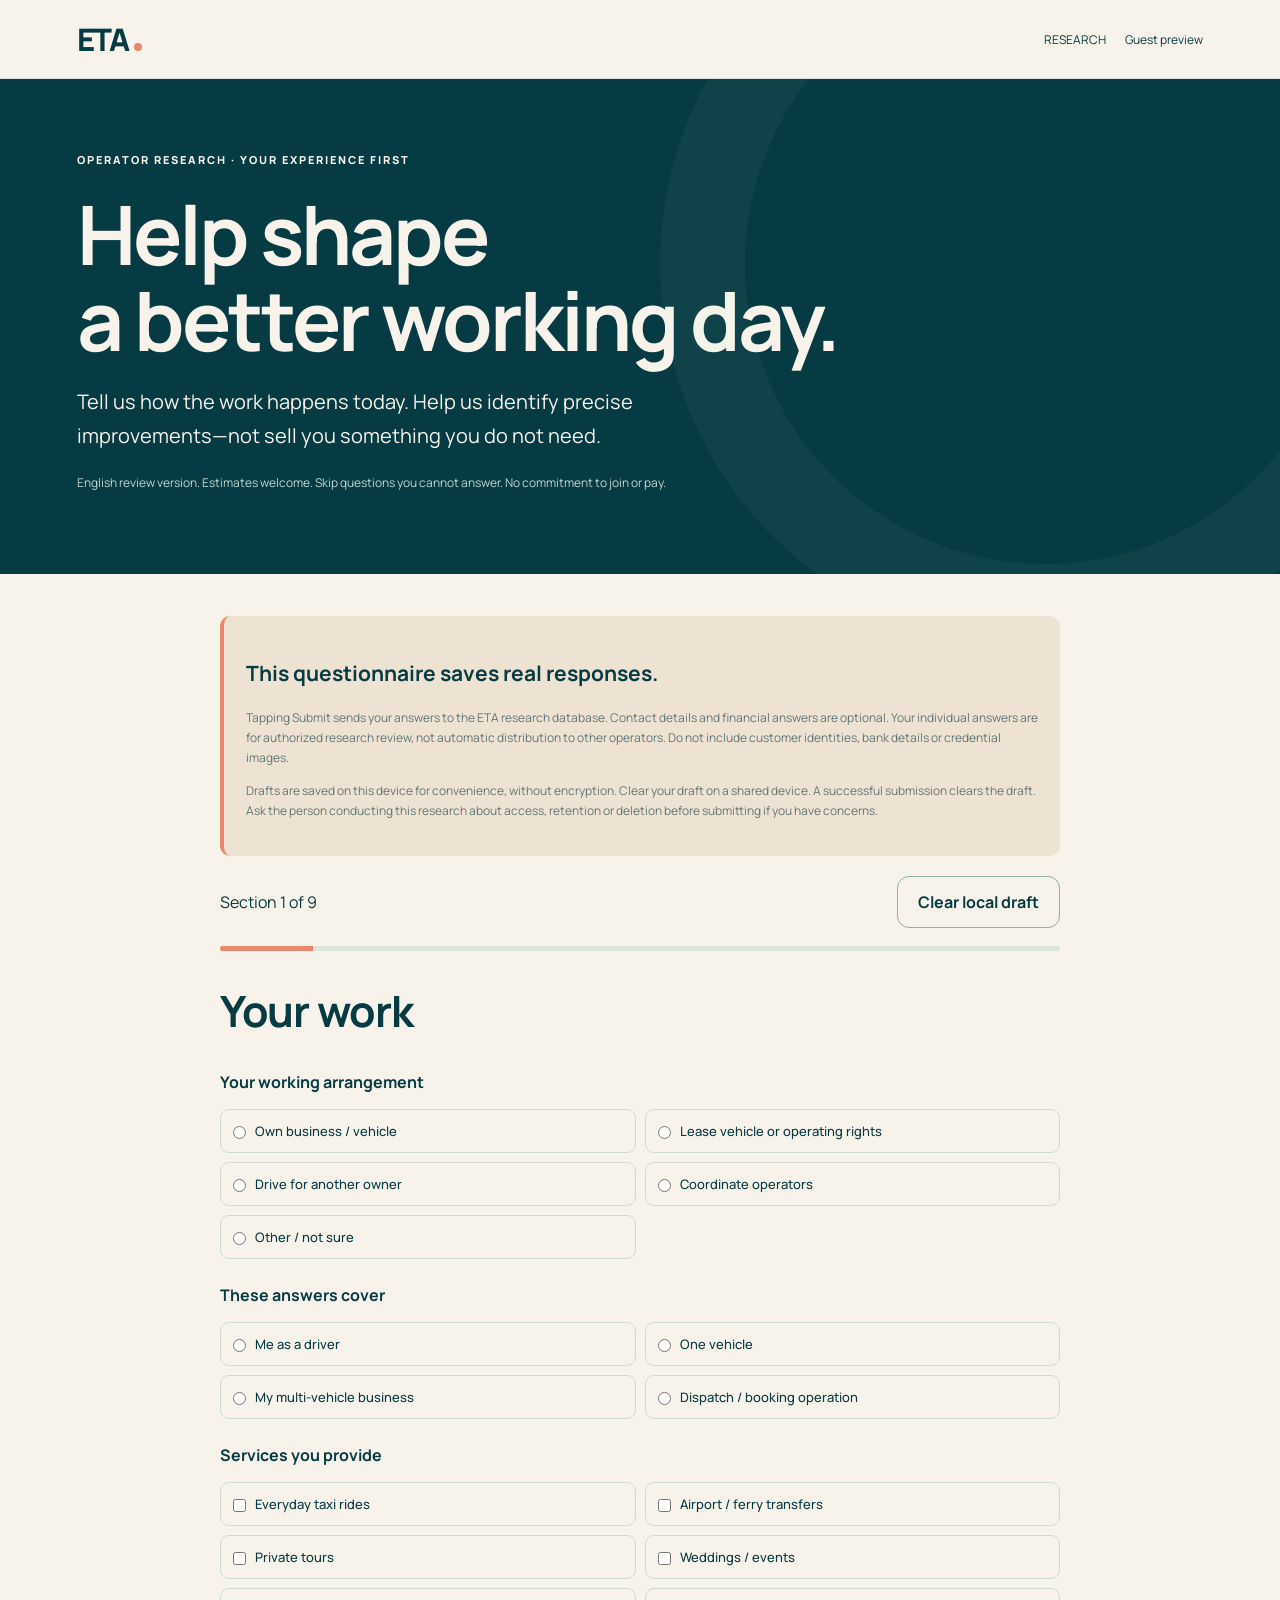
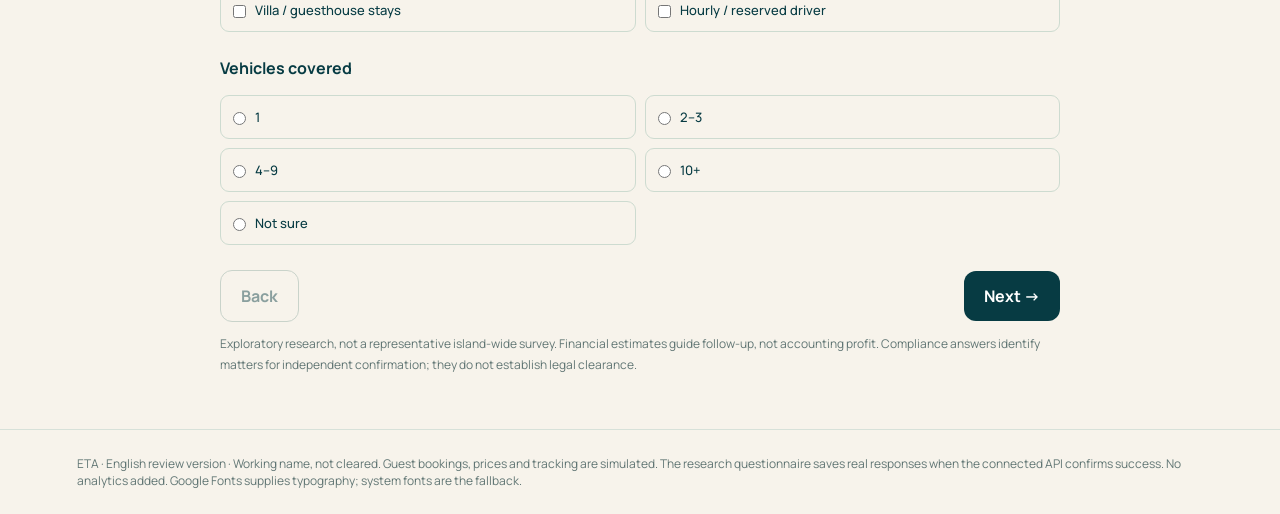
<file: index.html>
<!doctype html><html lang="en"><head><meta charset="utf-8"><meta name="viewport" content="width=device-width,initial-scale=1"><meta name="robots" content="noindex,nofollow"><title>ETA — Operator questionnaire</title><link rel="stylesheet" href="/assets/style.css"></head><body data-page="survey"><header><a class="logo" href="/">ETA<i></i></a><nav><span>RESEARCH</span><a href="/">Guest preview</a></nav></header><main><section class="hero"><div class="wrap"><span class="eyebrow">OPERATOR RESEARCH · YOUR EXPERIENCE FIRST</span><h1>Help shape<br>a better working day.</h1><p class="lead">Tell us how the work happens today. Help us identify precise improvements—not sell you something you do not need.</p><p class="small">English review version. Estimates welcome. Skip questions you cannot answer. No commitment to join or pay.</p></div></section><section class="section"><div class="survey"><div class="note"><h3>This questionnaire saves real responses.</h3><p class="small">Tapping Submit sends your answers to the ETA research database. Contact details and financial answers are optional. Your individual answers are for authorized research review, not automatic distribution to other operators. Do not include customer identities, bank details or credential images.</p><p class="small">Drafts are saved on this device for convenience, without encryption. Clear your draft on a shared device. A successful submission clears the draft. Ask the person conducting this research about access, retention or deletion before submitting if you have concerns.</p></div><div id="testnotice" class="result hidden">TEST MODE: responses are marked as test data and must be excluded from research.</div><div class="row" style="margin-top:20px"><span id="stepLabel"></span><button class="outline" id="clear">Clear local draft</button></div><div class="progress"><span id="progress"></span></div><form id="research"><div id="questions"></div><div class="row" id="controls"><button type="button" class="outline" id="back">Back</button><button type="button" id="next">Next →</button></div></form><div id="surveyresult" class="result hidden" role="status" aria-live="polite"></div><p class="small">Exploratory research, not a representative island-wide survey. Financial estimates guide follow-up, not accounting profit. Compliance answers identify matters for independent confirmation; they do not establish legal clearance.</p></div></section></main><footer class="footer"><div class="wrap">ETA · English review version · Working name, not cleared. Guest bookings, prices and tracking are simulated. The research questionnaire saves real responses when the connected API confirms success. No analytics added. Google Fonts supplies typography; system fonts are the fallback.</div></footer><script src="/assets/app.js" defer></script></body></html>
</file>
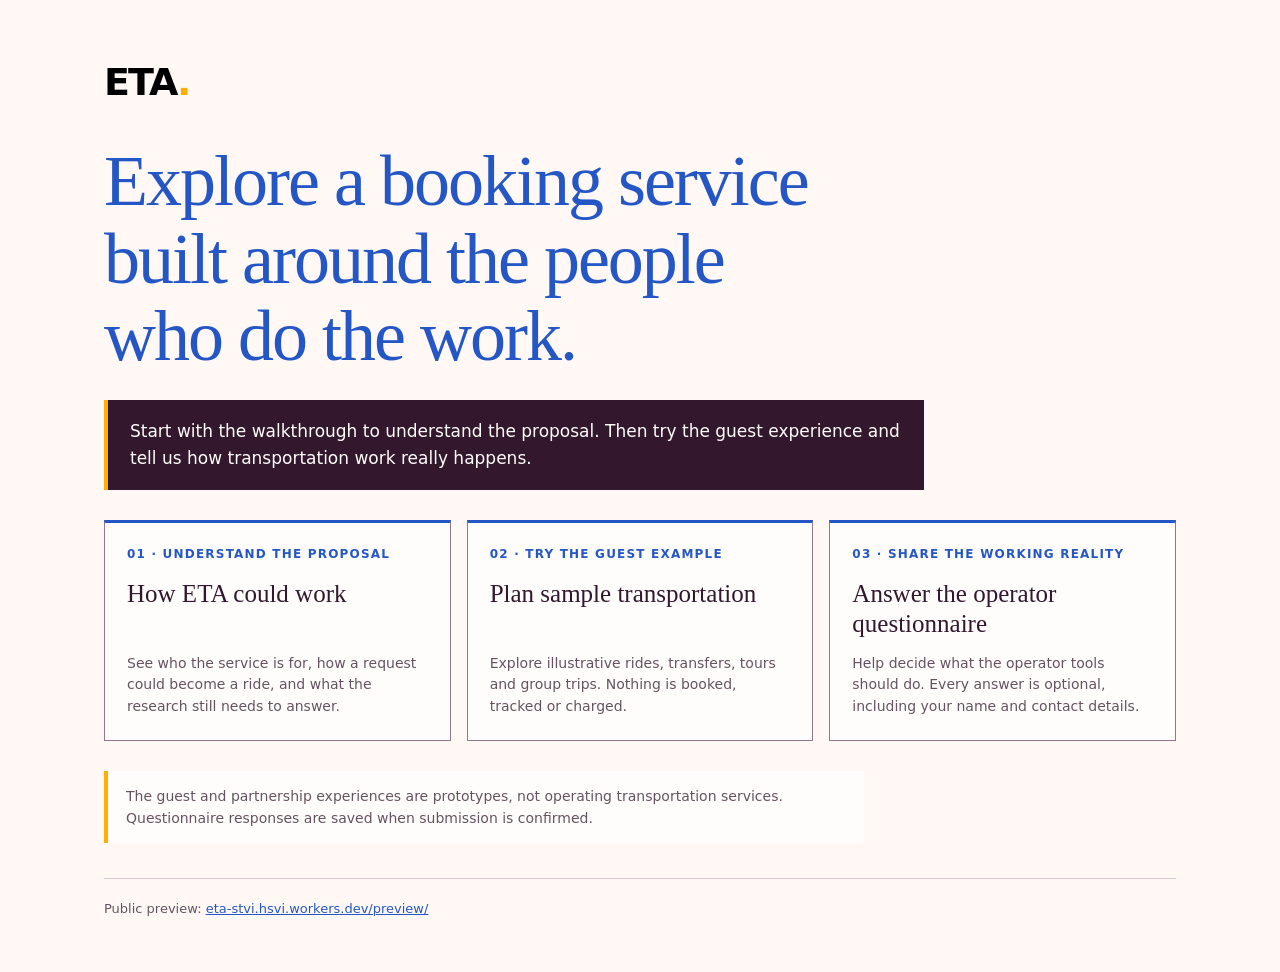
<file: public/preview/index.html>
<!doctype html>
<html lang="en">
<head>
  <meta charset="utf-8">
  <meta http-equiv="Content-Security-Policy" content="default-src 'none'; script-src 'unsafe-inline'; style-src 'unsafe-inline'; img-src data:; connect-src 'none'; form-action 'none'; base-uri 'none'">
  <meta name="viewport" content="width=device-width, initial-scale=1">
  <meta name="robots" content="noindex,nofollow">
  <title>ETA | Explore the prototypes</title>
  <style>
    *{box-sizing:border-box}body{margin:0;background:#fff8f5;color:#32172d;font:17px/1.6 system-ui,sans-serif}main{max-width:1120px;padding:52px 24px;margin:auto}.brand{color:#000;font-size:38px;font-weight:800;letter-spacing:-2px}.brand span{color:#ffb000}h1{color:#2457c5;font:normal clamp(44px,7vw,72px)/1.08 Georgia,serif;letter-spacing:-2px;margin:30px 0 18px;text-wrap:balance}.headline-brand{color:#000;font-family:system-ui,sans-serif;font-weight:800;letter-spacing:-.07em;white-space:nowrap}.headline-brand span{color:#ffb000}p{max-width:760px;color:#665361}.intro{color:#32172d}.intro span{background:linear-gradient(transparent calc(100% - 3px),#2457c5 0);-webkit-box-decoration-break:clone;box-decoration-break:clone}.intro-note{max-width:820px}.cards{display:grid;grid-template-columns:repeat(auto-fit,minmax(min(100%,260px),1fr));gap:16px;margin:30px 0}.card{display:flex;flex-direction:column;min-width:0;text-decoration:none;padding:22px;background:#fffdfb;border:1px solid #92768a;border-top:3px solid #2457c5;color:#32172d}.card:hover{background:#f5d6d0}.card:focus-visible{outline:3px solid #2457c5;outline-offset:4px}.card span{display:block;color:#2457c5;font-size:12px;font-weight:700;text-transform:uppercase;letter-spacing:.1em}.card strong{display:block;font:normal 25px/1.2 Georgia,serif;margin:14px 0}.card small{display:block;margin-top:auto;color:#665361;font-size:14px;line-height:1.55}a:focus-visible{outline:3px solid #2457c5;outline-offset:4px}.note{border-left:4px solid #ffb000;padding:14px 18px;background:#fffdfb;font-size:14px}footer{margin-top:35px;border-top:1px solid #d9c8d1;padding-top:20px;color:#665361;font-size:13px}footer a{color:#2457c5;overflow-wrap:anywhere}
    .intro{color:#fffdfb;background:#32172d;border-left:4px solid #ffb000;padding:18px 22px;margin:24px 0 30px}
    .intro span{background:none}
  </style>
</head>
<body>
  <main>
    <div class="brand">ETA<span>.</span></div>
    <h1>Explore a booking service<br>built around the people<br>who do the work.</h1>
    <p class="intro intro-note"><span>Start with the walkthrough to understand the proposal. Then try the guest experience and tell us how transportation work really happens.</span></p>
    <div class="cards">
      <a class="card" href="https://eta-stvi.hsvi.workers.dev/partnership/">
        <span>01 · Understand the proposal</span>
        <strong>How ETA could work</strong>
        <small>See who the service is for, how a request could become a ride, and what the research still needs to answer.</small>
      </a>
      <a class="card" href="https://eta-stvi.hsvi.workers.dev/">
        <span>02 · Try the guest example</span>
        <strong>Plan sample transportation</strong>
        <small>Explore illustrative rides, transfers, tours and group trips. Nothing is booked, tracked or charged.</small>
      </a>
      <a class="card" href="https://eta-stvi.hsvi.workers.dev/questionnaire/">
        <span>03 · Share the working reality</span>
        <strong>Answer the operator questionnaire</strong>
        <small>Help decide what the operator tools should do. Every answer is optional, including your name and contact details.</small>
      </a>
    </div>
    <p class="note">The guest and partnership experiences are prototypes, not operating transportation services. Questionnaire responses are saved when submission is confirmed.</p>
    <footer>Public preview: <a href="https://eta-stvi.hsvi.workers.dev/preview/">eta-stvi.hsvi.workers.dev/preview/</a></footer>
  </main>
</body>
</html>
</file>
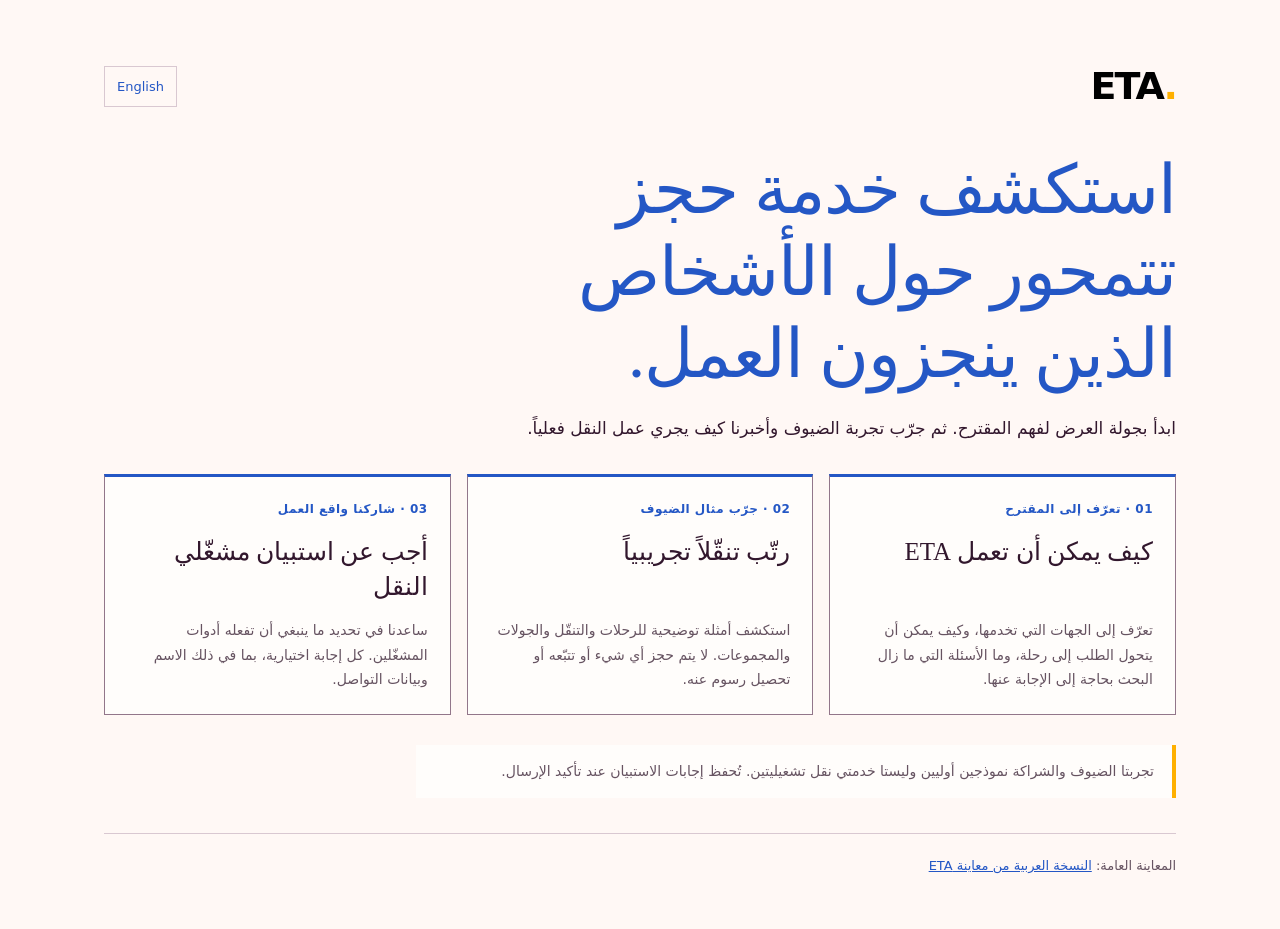
<file: public/ar/preview/index.html>
<!doctype html>
<html lang="ar" dir="rtl">
<head>
  <meta charset="utf-8">
  <meta http-equiv="Content-Security-Policy" content="default-src 'none'; script-src 'unsafe-inline'; style-src 'unsafe-inline'; img-src data:; connect-src 'none'; form-action 'none'; base-uri 'none'">
  <meta name="viewport" content="width=device-width, initial-scale=1">
  <meta name="robots" content="noindex,nofollow">
  <title>ETA | استكشف النماذج الأولية</title>
  <style>
    *{box-sizing:border-box}body{margin:0;background:#fff8f5;color:#32172d;font:17px/1.8 system-ui,sans-serif;text-align:start}main{max-width:1120px;padding:52px 24px;margin:auto}.brand{color:#000;font-size:38px;font-weight:800;letter-spacing:-2px;direction:ltr;display:inline-block}.brand span{color:#ffb000}h1{color:#2457c5;font:normal clamp(38px,6.6vw,68px)/1.2 Georgia,serif;letter-spacing:-1px;margin:30px 0 18px;text-wrap:balance}.headline-brand{color:#000;font-family:system-ui,sans-serif;font-weight:800;letter-spacing:-.07em;white-space:nowrap;direction:ltr;display:inline-block}.headline-brand span{color:#ffb000}p{max-width:760px;color:#665361}.intro{color:#32172d}.intro-note{max-width:820px}.cards{display:grid;grid-template-columns:repeat(auto-fit,minmax(min(100%,260px),1fr));gap:16px;margin:30px 0}.card{display:flex;flex-direction:column;min-width:0;text-decoration:none;padding:22px;background:#fffdfb;border:1px solid #92768a;border-top:3px solid #2457c5;color:#32172d}.card:hover{background:#f5d6d0}.card:focus-visible,a:focus-visible{outline:3px solid #2457c5;outline-offset:4px}.card span{display:block;color:#2457c5;font-size:12px;font-weight:700;letter-spacing:.04em}.card strong{display:block;font:normal 25px/1.4 Georgia,serif;margin:14px 0}.card small{display:block;margin-top:auto;color:#665361;font-size:14px;line-height:1.75}.note{border-right:4px solid #ffb000;padding:14px 18px;background:#fffdfb;font-size:14px}footer{margin-top:35px;border-top:1px solid #d9c8d1;padding-top:20px;color:#665361;font-size:13px}footer a{color:#2457c5;overflow-wrap:anywhere}.topline{display:flex;justify-content:space-between;align-items:center;gap:18px}.language-switch{display:inline-flex;padding:8px 12px;border:1px solid #d9c8d1;color:#2457c5;text-decoration:none;font-size:13px;white-space:nowrap}
  </style>
</head>
<body>
  <main>
    <div class="topline"><div class="brand">ETA<span>.</span></div><a class="language-switch" href="/preview/" lang="en" dir="ltr">English</a></div>
    <h1>استكشف خدمة حجز<br>تتمحور حول الأشخاص<br>الذين ينجزون العمل.</h1>
    <p class="intro intro-note">ابدأ بجولة العرض لفهم المقترح. ثم جرّب تجربة الضيوف وأخبرنا كيف يجري عمل النقل فعلياً.</p>
    <div class="cards">
      <a class="card" href="/ar/partnership/">
        <span>01 · تعرّف إلى المقترح</span>
        <strong>كيف يمكن أن تعمل ETA</strong>
        <small>تعرّف إلى الجهات التي تخدمها، وكيف يمكن أن يتحول الطلب إلى رحلة، وما الأسئلة التي ما زال البحث بحاجة إلى الإجابة عنها.</small>
      </a>
      <a class="card" href="/ar/">
        <span>02 · جرّب مثال الضيوف</span>
        <strong>رتّب تنقّلاً تجريبياً</strong>
        <small>استكشف أمثلة توضيحية للرحلات والتنقّل والجولات والمجموعات. لا يتم حجز أي شيء أو تتبّعه أو تحصيل رسوم عنه.</small>
      </a>
      <a class="card" href="/ar/questionnaire/">
        <span>03 · شاركنا واقع العمل</span>
        <strong>أجب عن استبيان مشغّلي النقل</strong>
        <small>ساعدنا في تحديد ما ينبغي أن تفعله أدوات المشغّلين. كل إجابة اختيارية، بما في ذلك الاسم وبيانات التواصل.</small>
      </a>
    </div>
    <p class="note">تجربتا الضيوف والشراكة نموذجين أوليين وليستا خدمتي نقل تشغيليتين. تُحفظ إجابات الاستبيان عند تأكيد الإرسال.</p>
    <footer>المعاينة العامة: <a href="/ar/preview/">النسخة العربية من معاينة ETA</a></footer>
  </main>
</body>
</html>
</file>
<file: assets/style.css>
@import url('https://fonts.googleapis.com/css2?family=Manrope:wght@400;500;600;700;800&display=swap');:root{--ink:#073b43;--cream:#f7f3eb;--mint:#bde5d5;--coral:#e8876c;--muted:#617674;--line:#d7e1d9}*{box-sizing:border-box}html{scroll-behavior:smooth}body{margin:0;background:var(--cream);color:var(--ink);font:16px Manrope,Arial,sans-serif}a{color:inherit}button,input,select,textarea{font:inherit}button,.btn{display:inline-block;cursor:pointer;border:0;border-radius:12px;padding:14px 20px;background:var(--ink);color:white;font-weight:700;text-decoration:none}button:hover,.btn:hover{filter:brightness(1.12)}button:disabled{opacity:.45;cursor:wait}:focus-visible{outline:3px solid var(--coral);outline-offset:3px}.mint{background:var(--mint);color:var(--ink)}.outline{background:transparent;color:inherit;border:1px solid #92ada4}header{padding:18px 6%;display:flex;justify-content:space-between;align-items:center;gap:15px;background:var(--cream);position:sticky;top:0;z-index:9;border-bottom:1px solid var(--line)}.logo{font-size:31px;font-weight:800;letter-spacing:-2px;text-decoration:none}.logo i{display:inline-block;width:8px;height:8px;border-radius:50%;background:var(--coral);margin-left:6px}nav{display:flex;gap:19px;flex-wrap:wrap;align-items:center;font-size:12px}nav a{text-decoration:none}.hero{padding:68px 6%;color:var(--cream);background:var(--ink);position:relative;overflow:hidden}.hero:after{content:'';position:absolute;right:-150px;top:-200px;width:600px;height:600px;border:85px solid #bde5d50b;border-radius:50%;pointer-events:none}.wrap{max-width:1220px;margin:auto;position:relative}.eyebrow{font-size:11px;font-weight:800;letter-spacing:2px;text-transform:uppercase}h1{font-size:clamp(45px,6.5vw,82px);line-height:1.05;letter-spacing:-3px;margin:22px 0}h2{font-size:clamp(29px,4vw,43px);line-height:1.15;letter-spacing:-1.3px}h3{font-size:21px}p,li{line-height:1.7}.lead{font-size:20px;max-width:680px}.section{padding:42px 6%}.grid{display:grid;grid-template-columns:repeat(4,1fr);gap:18px}.two{grid-template-columns:1fr 1fr}.three{grid-template-columns:repeat(3,1fr)}.card{background:white;border:1px solid var(--line);border-radius:20px;padding:24px}.card p{font-size:14px}.art{height:120px;border-radius:12px;position:relative;overflow:hidden;background:linear-gradient(155deg,#bde5d5 40%,#7ba7a3 41%,#7ba7a3 53%,#e9d5b2 54%)}.art:after{content:'';position:absolute;width:80px;height:80px;border:15px solid #ffffff70;border-radius:50%;right:15px;top:25px}.row{display:flex;align-items:center;justify-content:space-between;gap:12px;flex-wrap:wrap}.small{font-size:12px!important;color:var(--muted)}.hero .small{color:#c1d7ce}.badge{display:inline-block;background:#e7f1e9;border-radius:25px;padding:7px 11px;font-size:11px}.hidden{display:none!important}.line{padding:13px 0;border-bottom:1px solid var(--line)}label{display:block;font-size:13px;font-weight:700;margin:14px 0}input,select,textarea{display:block;width:100%;padding:12px;border:1px solid #bbcec3;border-radius:9px;background:white;color:var(--ink);margin-top:7px}textarea{min-height:90px}.note{background:#eee3d3;border-left:4px solid var(--coral);padding:22px;border-radius:10px}.result{padding:18px;background:#e3f1e7;border-radius:12px;margin-top:15px;line-height:1.7}.error{background:#fbe8df}.map{height:210px;border-radius:14px;position:relative;overflow:hidden;margin:20px 0;background:repeating-linear-gradient(30deg,#d9e7d9,#d9e7d9 35px,#eaf0e3 36px,#eaf0e3 70px)}.route{position:absolute;top:50%;left:10%;width:80%;height:7px;background:#477e6e;transform:rotate(-12deg);border-radius:9px}.car{position:absolute;top:47%;left:12%;padding:10px;background:var(--ink);color:white;border-radius:20px;font-size:12px;transition:all .7s}.pin{position:absolute;right:10%;top:25%;background:white;padding:9px;border-radius:10px;font-size:12px}details{border:1px solid var(--line);border-radius:11px;padding:16px;margin:13px 0}summary{cursor:pointer;font-weight:700}.amount{font-size:28px;font-weight:800;display:block;margin-top:6px}.survey{max-width:840px;margin:auto}.q{margin-bottom:25px}.q h3{font-size:16px}.choices{display:grid;grid-template-columns:1fr 1fr;gap:9px}.choices label{display:flex;align-items:flex-start;font-weight:500;margin:0;padding:12px;border:1px solid #cddbd0;border-radius:9px}.choices label:has(input:checked){background:#dfefe2}.choices input{width:auto;margin:4px 9px 0 0}.progress{height:5px;background:#dbe5da;border-radius:8px;overflow:hidden;margin:18px 0}.progress span{height:100%;display:block;background:var(--coral)}pre{white-space:pre-wrap;word-break:break-word;font-size:12px;max-height:360px;overflow:auto;background:white;padding:18px}.footer{padding:25px 6%;border-top:1px solid var(--line);font-size:12px;color:var(--muted)}@media(max-width:850px){.grid{grid-template-columns:1fr 1fr}.three{grid-template-columns:1fr}h1{letter-spacing:-2px}}@media(max-width:580px){.grid,.two,.choices{grid-template-columns:1fr}header{flex-wrap:wrap}nav{gap:13px}.hero{padding:42px 6%}.section{padding:28px 5%}.card{padding:20px}h1{font-size:46px}}@media(prefers-reduced-motion:reduce){*{scroll-behavior:auto!important;transition:none!important}}
</file>
